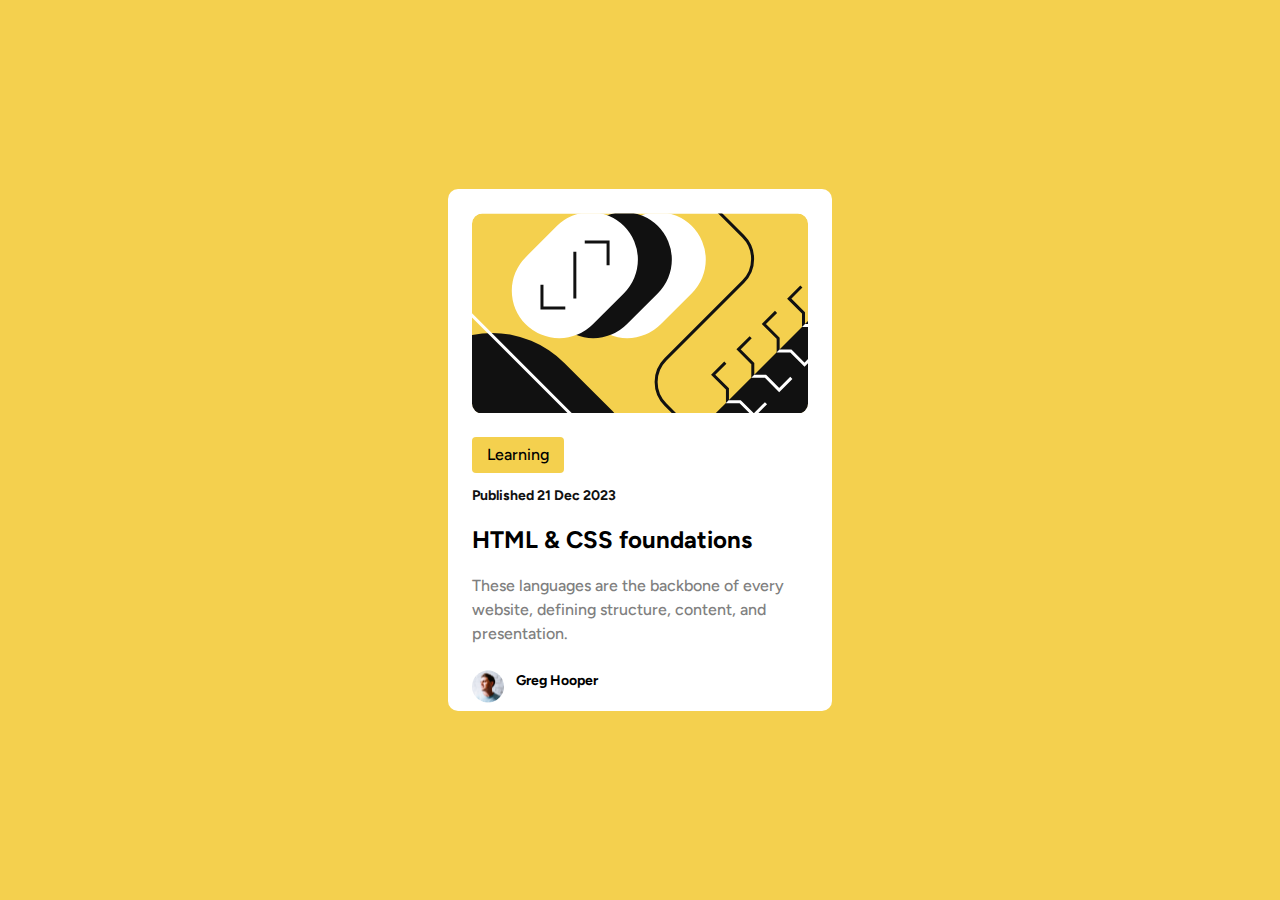
<file: index.html>
<!DOCTYPE html>
<html lang="en">
<head>
    <meta charset="UTF-8">
    <meta name="viewport" content="width=device-width, initial-scale=1.0">
    <title>Greg Hooper</title>
    <link rel="stylesheet" href="./css/normalize.css">
    <link rel="stylesheet" href="./css/style.css">
</head>
<body>
    <div class="container">
        <img class="container__img" src="./images/blogimage.svg" alt="#" width="336" height="200">
        <a class="container__a" href="./pages/jessica.html">Learning</a>
        <h3 class="container__h3">Published 21 Dec 2023</h3>
        <h1 class="container__h1">HTML & CSS foundations</h1>
        <p class="container__p">These languages are the backbone of every <br> website, defining structure, content, and <br> presentation.</p>
        <div class="container__img--h2">
        <img class="header__user--img" src="./images/greg.svg" alt="#">
        <h2 class="container__h2">Greg Hooper</h2>
    </div>
    </div>
</body>
</html>
</file>
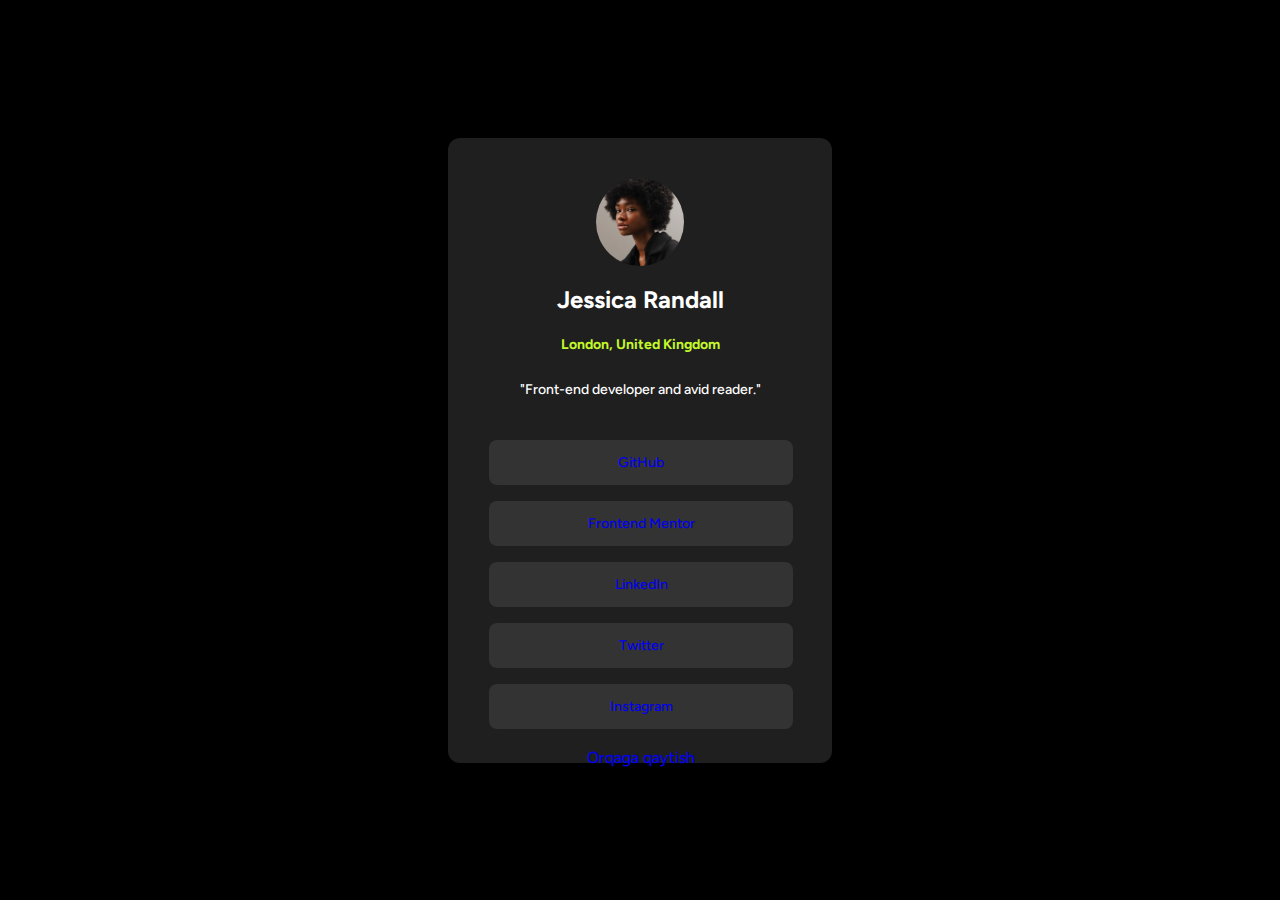
<file: pages/jessica.html>
<!DOCTYPE html>
<html lang="en">
<head>
    <meta charset="UTF-8">
    <meta name="viewport" content="width=device-width, initial-scale=1.0">
    <title>Jessica Randall</title>
    <link rel="stylesheet" href="../css/normalize.css">
    <link rel="stylesheet" href="./jessica.css">
</head>
<body>
    <div class="container">
        <img class="container__img" src="../images/jessica.svg" alt="#">
        <h1 class="container__h1">Jessica Randall</h1>
        <h3 class="container__h3">London, United Kingdom</h3>
        <p class="container__p">"Front-end developer and avid reader."</p>
        <div class="container__a--ul">
        <ul>
            <li class="box1">
                <a href="https://github.com/">GitHub</a>
            </li>
            <li class="box2">
                <a href="https://www.google.com/search?q=frontend+mentor&oq=frontend+&gs_lcrp=EgZjaHJvbWUqDggAEEUYJxg7GIAEGIoFMg4IABBFGCcYOxiABBiKBTIGCAEQRRg5MgwIAhAAGEMYgAQYigUyDAgDEAAYQxiABBiKBTIMCAQQABhDGIAEGIoFMgYIBRBFGDwyBggGEEUYPDIGCAcQRRg80gEJMjA2NzdqMGo3qAIAsAIA&sourceid=chrome&ie=UTF-8">Frontend Mentor</a>
            </li>
            <li class="box3">
                <a href="https://uz.linkedin.com/">LinkedIn</a>
            </li>
            <li class="box4">
                <a href="https://x.com/">Twitter</a>
            </li>
            <li class="box5">
                <a href="https://en.wikipedia.org/wiki/Instagram">Instagram</a>
            </li>
            <a href="../index.html">Orqaga qaytish</a>
        </ul>
    </div>
    </div>
</body>
</html>
</file>
<file: css/style.css>
@font-face {
    font-display: swap;
    font-family: 'Figtree';
    font-style: normal;
    font-weight: 400;
    src: url('../fonts/figtree-v6-latin-regular.woff2') format('woff2');
  }
  @font-face {
    font-display: swap;
    font-family: 'Figtree';
    font-style: normal;
    font-weight: 500;
    src: url('../fonts/figtree-v6-latin-500.woff2') format('woff2');
  }
  @font-face {
    font-display: swap;
    font-family: 'Figtree';
    font-style: normal;
    font-weight: 600;
    src: url('../fonts/figtree-v6-latin-600.woff2') format('woff2');
  }
  @font-face {
    font-display: swap;
    font-family: 'Figtree';
    font-style: normal;
    font-weight: 700;
    src: url('../fonts/figtree-v6-latin-700.woff2') format('woff2');
  }

  * {
    margin: 0;
    padding: 0;
    box-sizing: border-box;
  }

  html {
    height: 100%;
  }

  ul,
  ol {
    list-style: none;
  }

  img {
    display: flex;
    object-fit: cover;
  }

  a {
    text-decoration: none;
    display: inline-block;
  }

  body {
    display: flex;
    justify-content: center;
    align-items: center;
    height: 100%;
    font-weight: 500;
    font-size: 16px;
    line-height: 26px;
    color: #ffffff;
    background-color: #F4D04E;
    font-family: "Figtree",sans-serif;
  }

  .container {
    width: 384px;
    height: 522px;
    background-color: #ffffff;
    border-radius: 10px;
    padding: 24px;
    color: #000;
  }

  .container__a {
    background-color: #F4D04E;
    color: #000;
    padding: 5px 15px 5px 15px;
    border-radius: 4px;
    margin-top: 24px;
    margin-bottom: 12px;
  }
  .container__h3 {
    font-size: 14px;
    line-height: 21px;
    color: #111111;
  }
  .container__h1 {
    font-size: 24px;
    line-height: 36px;
  }

  .container__h1:hover {
    color: #F4D04E;
  }

  .container__p {
    color: #7F7F7F;
    font-size: 16px;
    line-height: 24px;
    margin-bottom: 24px;
  }

  .container__img--h2 {
    display: flex;
  }

  .header__user--img {
    padding-right: 12px;
    margin-bottom: 10px;
  }
  .container__h2 {
    font-size: 14px;
    line-height: 21px;
  }
</file>
<file: pages/jessica.css>
@font-face {
    font-display: swap;
    font-family: 'Figtree';
    font-style: normal;
    font-weight: 400;
    src: url('../fonts/figtree-v6-latin-regular.woff2') format('woff2');
  }
  @font-face {
    font-display: swap;
    font-family: 'Figtree';
    font-style: normal;
    font-weight: 500;
    src: url('../fonts/figtree-v6-latin-500.woff2') format('woff2');
  }
  @font-face {
    font-display: swap;
    font-family: 'Figtree';
    font-style: normal;
    font-weight: 600;
    src: url('../fonts/figtree-v6-latin-600.woff2') format('woff2');
  }
  @font-face {
    font-display: swap;
    font-family: 'Figtree';
    font-style: normal;
    font-weight: 700;
    src: url('../fonts/figtree-v6-latin-700.woff2') format('woff2');
  }

  * {
    margin: 0;
    padding: 0;
    box-sizing: border-box;
  }

  html {
    height: 100%;
  }

  ul,
  ol {
    list-style: none;
  }

  img {
    display: flex;
    object-fit: cover;
  }

  a {
    text-decoration: none;
    display: inline-block;
  }

  body {
    display: flex;
    justify-content: center;
    align-items: center;
    height: 100%;
    font-weight: 500;
    font-size: 16px;
    line-height: 26px;
    color: #ffffff;
    background-color: #000;
    font-family: "Figtree",sans-serif;
  }

  .container {
    width: 384px;
    height: 625px;
    border-radius: 12px;
    background-color: #1F1F1F;
    text-align: center;
}
.container__img {
    padding-top: 40px;
    padding-left: 148px;
}
.container__h1 {
    font-size: 24px;
    line-height: 36px;
}
.container__h3 {
    color: #C4F82A;
    font-size: 14px;
    line-height: 21px;
    padding-bottom: 24px;
}
.container__p {
    font-size: 14px;
    line-height: 21px;
    padding-bottom: 24px;
}
.container__a--ul {
    display: flex;
    margin: 0px 40px 40px 25px;
    margin-right: 10px;
}

.box1 {
    background-color: #333333;
    border-radius: 8px;
    width: 304px;
    height: 45px;
    margin: 16px;
    padding: 12px 117px;
    font-size: 14px;
    line-height: 21px;
}
.box2 {
    background-color: #333333;
    border-radius: 8px;
    width: 304px;
    height: 45px;
    margin: 16px;
    padding: 12px 12px;
    font-size: 14px;
    line-height: 21px;
}
.box3 {
    background-color: #333333;
    border-radius: 8px;
    width: 304px;
    height: 45px;
    margin: 16px;
    padding: 12px 117px;
    font-size: 14px;
    line-height: 21px;
}
.box4 {
    background-color: #333333;
    border-radius: 8px;
    width: 304px;
    height: 45px;
    margin: 16px;
    padding: 12px 117px;
    font-size: 14px;
    line-height: 21px;
}
.box5 {
    background-color: #333333;
    border-radius: 8px;
    width: 304px;
    height: 45px;
    margin: 16px;
    padding: 12px 117px;
    font-size: 14px;
    line-height: 21px;
}
</file>
